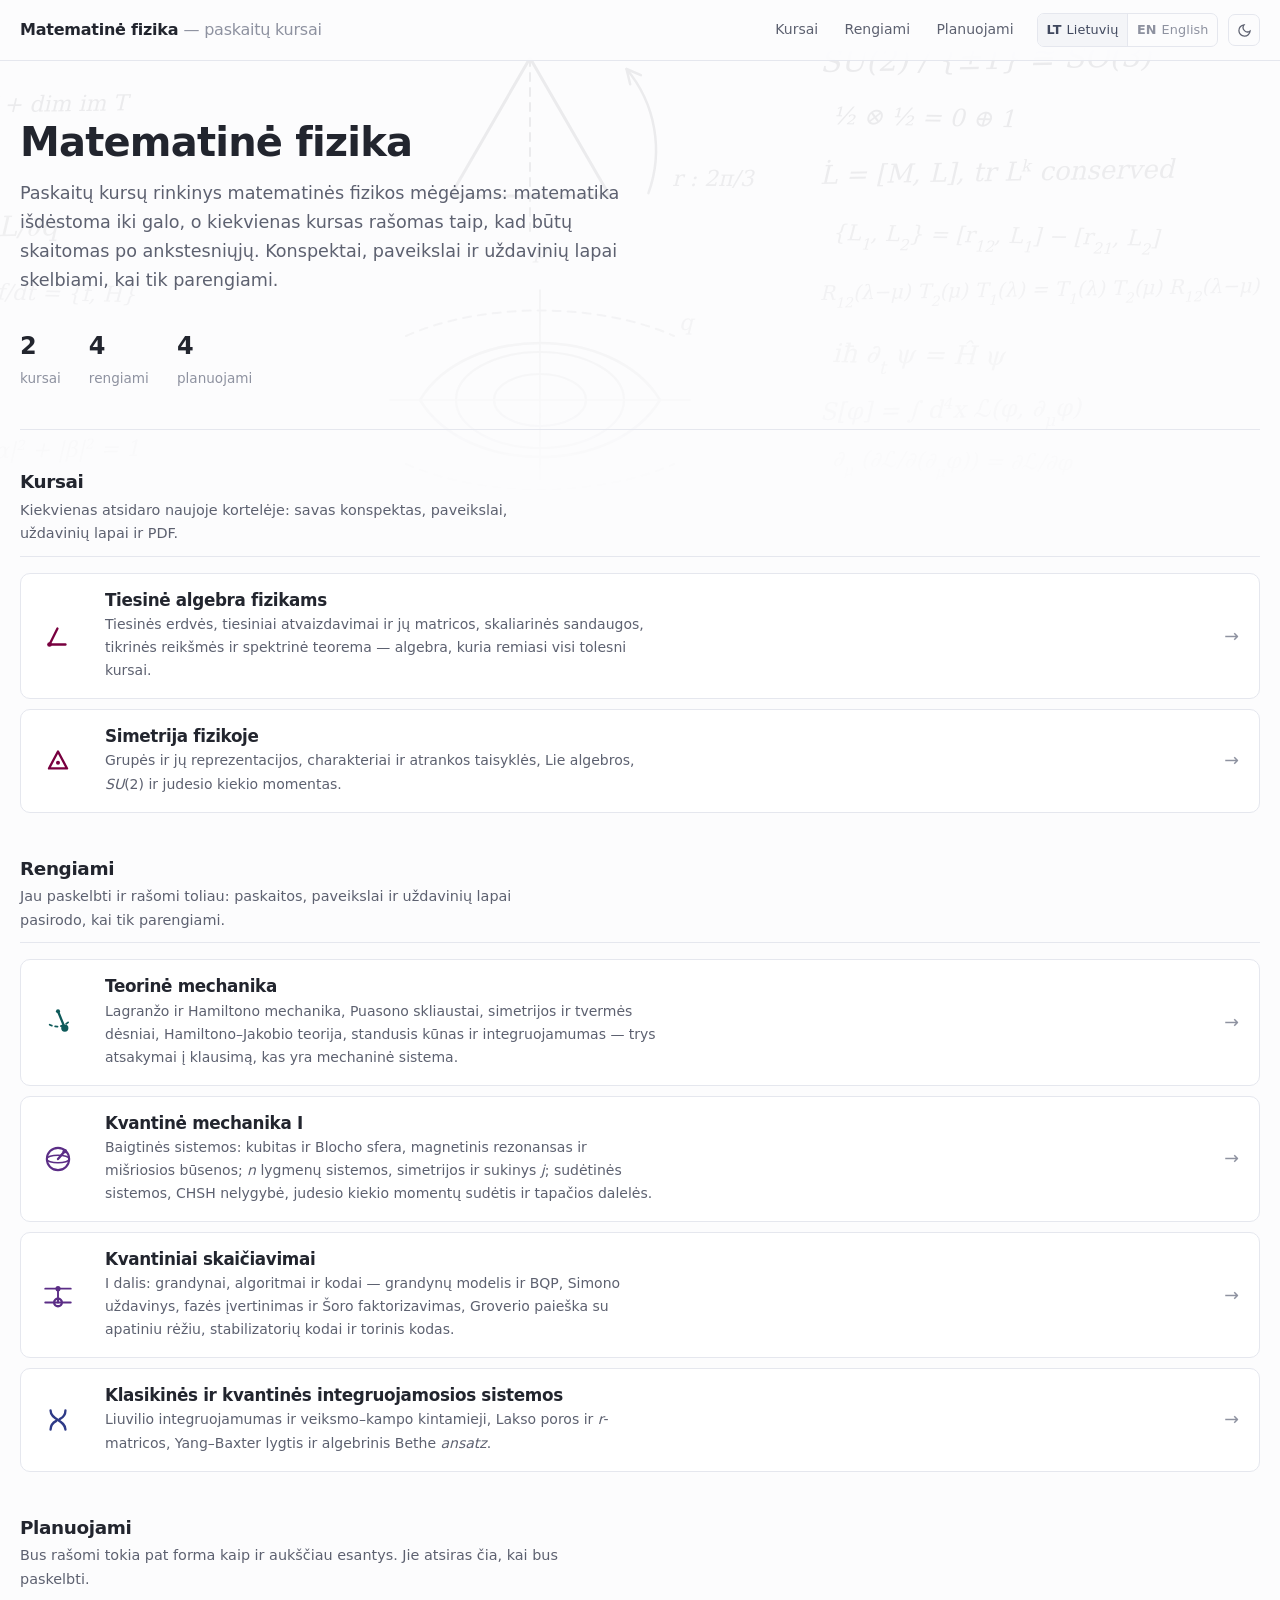
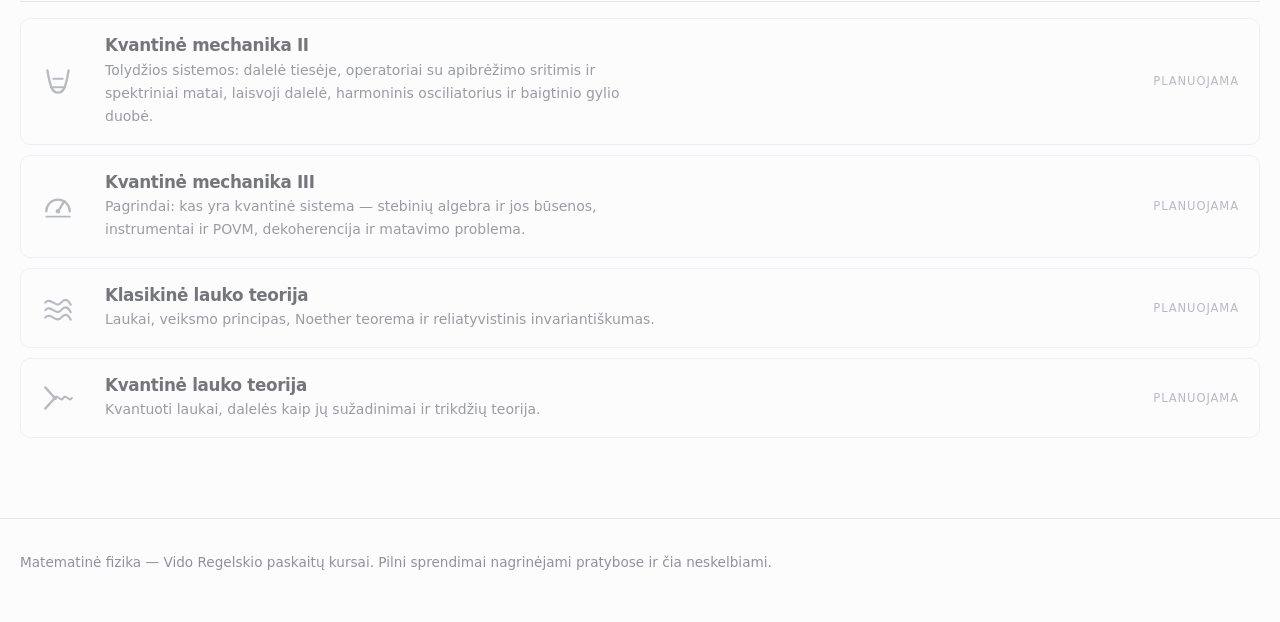
<file: index.html>
<!doctype html>
<html lang="lt">
<head>
<meta charset="utf-8" />
<meta name="viewport" content="width=device-width, initial-scale=1" />
<title>Matematinė fizika</title>
<meta name="description" content="Matematinės fizikos paskaitų kursai: tiesinė algebra ir simetrija fizikoje; rengiami teorinė mechanika, kvantinė mechanika, kvantiniai skaičiavimai ir integruojamosios sistemos; planuojama daugiau." />
<link rel="canonical" href="https://vu-ff.github.io/" />
<link rel="alternate" hreflang="lt" href="https://vu-ff.github.io/" />
<link rel="alternate" hreflang="en" href="https://vu-ff.github.io/en/" />
<link rel="alternate" hreflang="x-default" href="https://vu-ff.github.io/" />
<link rel="icon" href="/favicon.svg" />
<link rel="stylesheet" href="/styles.css" />
<script>
  // Applied before first paint, so the page never flashes the wrong theme.
  // The key is shared with the other language: one reader, one choice.
  (function () {
    try {
      var t = localStorage.getItem("mphys-theme");
      if (t) document.documentElement.setAttribute("data-theme", t);
    } catch (e) {}
  })();
</script>
</head>
<body>

<!-- The page-top blackboard: decoration only, so hidden from assistive
     technology and from print. -->
<div class="board" aria-hidden="true"><div class="board-ink"></div></div>
<script>
  // Fade the board out over the first 60% of a screen of scrolling.
  (function () {
    var board = document.querySelector(".board"), frame = 0;
    if (!board) return;
    function update() {
      frame = 0;
      board.style.opacity = String(Math.max(0, 1 - window.scrollY / (window.innerHeight * 0.6)));
    }
    window.addEventListener("scroll", function () {
      if (!frame) frame = requestAnimationFrame(update);
    }, { passive: true });
    update();
  })();
</script>

<a class="skip-link" href="#main">Pereiti prie kursų</a>

<header class="site-header">
  <div class="wrap bar">
    <a class="brand" href="/">Matematinė fizika <span>— paskaitų kursai</span></a>
    <nav class="site-nav">
      <a href="#courses">Kursai</a>
      <a href="#drafting">Rengiami</a>
      <a href="#planned">Planuojami</a>
      <div class="lang-switch" role="group" aria-label="Kalba">
        <a href="/" hreflang="lt" lang="lt" aria-current="true">LT<span class="lang-full">Lietuvių</span></a>
        <a href="/en/" hreflang="en" lang="en">EN<span class="lang-full">English</span></a>
      </div>
      <button class="theme-toggle" type="button" data-theme-toggle aria-label="Perjungti šviesią ir tamsią temą">
        <svg width="15" height="15" viewBox="0 0 24 24" fill="none" stroke="currentColor"
             stroke-width="2" aria-hidden="true">
          <path d="M21 12.79A9 9 0 1 1 11.21 3 7 7 0 0 0 21 12.79z" />
        </svg>
      </button>
    </nav>
  </div>
</header>

<main class="wrap" id="main">

  <section class="hero">
    <h1>Matematinė fizika</h1>
    <p class="lede">Paskaitų kursų rinkinys matematinės fizikos mėgėjams: matematika išdėstoma iki galo, o kiekvienas kursas rašomas taip, kad būtų skaitomas po ankstesniųjų. Konspektai, paveikslai ir uždavinių lapai skelbiami, kai tik parengiami.</p>
    <div class="meta">
      <div><b>2</b> kursai</div>
      <div><b>4</b> rengiami</div>
      <div><b>4</b> planuojami</div>
    </div>
  </section>

  <section class="shelf" id="courses">
    <header class="shelf-head">
      <h2>Kursai</h2>
      <p>Kiekvienas atsidaro naujoje kortelėje: savas konspektas, paveikslai, uždavinių lapai ir PDF.</p>
    </header>
    <ul class="course-list">

      <li><a class="course-card" style="--card-accent: var(--c-linalg)"
             href="https://vu-ff.github.io/linalg/" target="_blank" rel="noopener">
        <svg class="course-glyph" width="34" height="34" viewBox="0 0 32 32" aria-hidden="true"
             fill="none" stroke="currentColor" stroke-width="2.2" stroke-linecap="round" stroke-linejoin="round">
          <path d="M8 24 L23 24" /><path d="M8 24 L15.5 9" />
          <circle cx="8" cy="24" r="2.2" fill="currentColor" stroke="none" />
        </svg>
        <div class="course-body">
          <h3>Tiesinė algebra fizikams</h3>
          <p>Tiesinės erdvės, tiesiniai atvaizdavimai ir jų matricos, skaliarinės sandaugos, tikrinės reikšmės ir spektrinė teorema — algebra, kuria remiasi visi tolesni kursai.</p>
        </div>
        <div class="course-go" aria-hidden="true">→</div>
      </a></li>

      <li><a class="course-card" style="--card-accent: var(--c-symmetries)"
             href="https://vu-ff.github.io/symmetries/" target="_blank" rel="noopener">
        <svg class="course-glyph" width="34" height="34" viewBox="0 0 32 32" aria-hidden="true"
             fill="none" stroke="currentColor" stroke-width="2.2" stroke-linecap="round" stroke-linejoin="round">
          <path d="M16 7 L24.5 23 L7.5 23 Z" />
          <circle cx="16" cy="17.7" r="1.9" fill="currentColor" stroke="none" />
        </svg>
        <div class="course-body">
          <h3>Simetrija fizikoje</h3>
          <p>Grupės ir jų reprezentacijos, charakteriai ir atrankos taisyklės, Lie algebros, <i>SU</i>(2) ir judesio kiekio momentas.</p>
        </div>
        <div class="course-go" aria-hidden="true">→</div>
      </a></li>

    </ul>
  </section>

  <section class="shelf" id="drafting">
    <header class="shelf-head">
      <h2>Rengiami</h2>
      <p>Jau paskelbti ir rašomi toliau: paskaitos, paveikslai ir uždavinių lapai pasirodo, kai tik parengiami.</p>
    </header>
    <ul class="course-list">

      <li><a class="course-card" style="--card-accent: var(--c-mechanics)"
             href="https://vu-ff.github.io/mechanics/" target="_blank" rel="noopener">
        <svg class="course-glyph" width="34" height="34" viewBox="0 0 32 32" aria-hidden="true"
             fill="none" stroke="currentColor" stroke-width="2.2" stroke-linecap="round" stroke-linejoin="round">
          <path d="M16 5 L21.8 19.2" />
          <circle cx="16" cy="5" r="1.9" fill="currentColor" stroke="none" />
          <circle cx="22.4" cy="20.8" r="3.4" fill="currentColor" stroke="none" />
          <path d="M8.2 17.6 A 15.4 15.4 0 0 0 26.4 14.6" stroke-width="1.7" stroke-dasharray="2.2 3.2" />
        </svg>
        <div class="course-body">
          <h3>Teorinė mechanika</h3>
          <p>Lagranžo ir Hamiltono mechanika, Puasono skliaustai, simetrijos ir tvermės dėsniai, Hamiltono–Jakobio teorija, standusis kūnas ir integruojamumas — trys atsakymai į klausimą, kas yra mechaninė sistema.</p>
        </div>
        <div class="course-go" aria-hidden="true">→</div>
      </a></li>

      <li><a class="course-card" style="--card-accent: var(--c-quantum)"
             href="https://vu-ff.github.io/quantum/" target="_blank" rel="noopener">
        <svg class="course-glyph" width="34" height="34" viewBox="0 0 32 32" aria-hidden="true"
             fill="none" stroke="currentColor" stroke-width="2.2" stroke-linecap="round" stroke-linejoin="round">
          <circle cx="16" cy="16" r="10.5" stroke-width="2" />
          <ellipse cx="16" cy="16" rx="10.5" ry="3.6" stroke-width="1.4" />
          <path d="M16 16 L22.4 8.6" />
          <circle cx="22.4" cy="8.6" r="2.1" fill="currentColor" stroke="none" />
        </svg>
        <div class="course-body">
          <h3>Kvantinė mechanika I</h3>
          <p>Baigtinės sistemos: kubitas ir Blocho sfera, magnetinis rezonansas ir mišriosios būsenos; <i>n</i> lygmenų sistemos, simetrijos ir sukinys <i>j</i>; sudėtinės sistemos, CHSH nelygybė, judesio kiekio momentų sudėtis ir tapačios dalelės.</p>
        </div>
        <div class="course-go" aria-hidden="true">→</div>
      </a></li>

      <li><a class="course-card" style="--card-accent: var(--c-computing)"
             href="https://vu-ff.github.io/computing/" target="_blank" rel="noopener">
        <svg class="course-glyph" width="34" height="34" viewBox="0 0 32 32" aria-hidden="true"
             fill="none" stroke="currentColor" stroke-width="2.2" stroke-linecap="round" stroke-linejoin="round">
          <path d="M4 10 L28 10" stroke-width="1.8" /><path d="M4 23 L28 23" stroke-width="1.8" />
          <path d="M16 10 L16 23" stroke-width="1.8" />
          <circle cx="16" cy="10" r="2.4" fill="currentColor" stroke="none" />
          <circle cx="16" cy="23" r="3.6" />
        </svg>
        <div class="course-body">
          <h3>Kvantiniai skaičiavimai</h3>
          <p>I dalis: grandynai, algoritmai ir kodai — grandynų modelis ir BQP, Simono uždavinys, fazės įvertinimas ir Šoro faktorizavimas, Groverio paieška su apatiniu rėžiu, stabilizatorių kodai ir torinis kodas.</p>
        </div>
        <div class="course-go" aria-hidden="true">→</div>
      </a></li>

      <li><a class="course-card" style="--card-accent: var(--c-integrability)"
             href="https://vu-ff.github.io/integrability/" target="_blank" rel="noopener">
        <svg class="course-glyph" width="34" height="34" viewBox="0 0 32 32" aria-hidden="true"
             fill="none" stroke="currentColor" stroke-width="2.2" stroke-linecap="round" stroke-linejoin="round">
          <path d="M9 7 C 9 16, 23 16, 23 25" />
          <path d="M23 7 C 23 12, 19.5 14.2, 17.6 15.2" />
          <path d="M14.4 16.8 C 12.5 17.8, 9 20, 9 25" />
        </svg>
        <div class="course-body">
          <h3>Klasikinės ir kvantinės integruojamosios sistemos</h3>
          <p>Liuvilio integruojamumas ir veiksmo–kampo kintamieji, Lakso poros ir <i>r</i>-matricos, Yang–Baxter lygtis ir algebrinis Bethe <i>ansatz</i>.</p>
        </div>
        <div class="course-go" aria-hidden="true">→</div>
      </a></li>

    </ul>
  </section>

  <section class="shelf" id="planned">
    <header class="shelf-head">
      <h2>Planuojami</h2>
      <p>Bus rašomi tokia pat forma kaip ir aukščiau esantys. Jie atsiras čia, kai bus paskelbti.</p>
    </header>
    <ul class="course-list">

      <li><div class="course-card is-planned">
        <svg class="course-glyph" width="34" height="34" viewBox="0 0 32 32" aria-hidden="true"
             fill="none" stroke="currentColor" stroke-width="2.2" stroke-linecap="round" stroke-linejoin="round">
          <path d="M6 5 C 8.5 20, 10.5 26, 16 26 C 21.5 26, 23.5 20, 26 5" />
          <path d="M11.6 13 L20.4 13" stroke-width="1.9" />
          <path d="M9.3 21 L22.7 21" stroke-width="1.9" />
        </svg>
        <div class="course-body">
          <h3>Kvantinė mechanika II</h3>
          <p>Tolydžios sistemos: dalelė tiesėje, operatoriai su apibrėžimo sritimis ir spektriniai matai, laisvoji dalelė, harmoninis osciliatorius ir baigtinio gylio duobė.</p>
        </div>
        <div class="course-go">Planuojama</div>
      </div></li>

      <li><div class="course-card is-planned">
        <svg class="course-glyph" width="34" height="34" viewBox="0 0 32 32" aria-hidden="true"
             fill="none" stroke="currentColor" stroke-width="2.2" stroke-linecap="round" stroke-linejoin="round">
          <path d="M5 21 A 11 11 0 0 1 27 21" />
          <path d="M16 21 L22 11.5" />
          <circle cx="16" cy="21" r="2.1" fill="currentColor" stroke="none" />
          <path d="M5 26 L27 26" stroke-width="1.8" />
        </svg>
        <div class="course-body">
          <h3>Kvantinė mechanika III</h3>
          <p>Pagrindai: kas yra kvantinė sistema — stebinių algebra ir jos būsenos, instrumentai ir POVM, dekoherencija ir matavimo problema.</p>
        </div>
        <div class="course-go">Planuojama</div>
      </div></li>

      <li><div class="course-card is-planned">
        <svg class="course-glyph" width="34" height="34" viewBox="0 0 32 32" aria-hidden="true"
             fill="none" stroke="currentColor" stroke-width="2" stroke-linecap="round" stroke-linejoin="round">
          <path d="M4 11 C 9 5, 14 17, 19 11 C 24 5, 27 11, 28 13" />
          <path d="M4 18 C 9 12, 14 24, 19 18 C 24 12, 27 18, 28 20" />
          <path d="M4 25 C 9 19, 14 31, 19 25 C 24 19, 27 25, 28 27" />
        </svg>
        <div class="course-body">
          <h3>Klasikinė lauko teorija</h3>
          <p>Laukai, veiksmo principas, Noether teorema ir reliatyvistinis invariantiškumas.</p>
        </div>
        <div class="course-go">Planuojama</div>
      </div></li>

      <li><div class="course-card is-planned">
        <svg class="course-glyph" width="34" height="34" viewBox="0 0 32 32" aria-hidden="true"
             fill="none" stroke="currentColor" stroke-width="2.2" stroke-linecap="round" stroke-linejoin="round">
          <path d="M4 6 L13 16" /><path d="M4 26 L13 16" />
          <path d="M13 16 C 15.5 11.5, 18.5 20.5, 21 16 C 23.5 11.5, 26.5 20.5, 29 16" stroke-width="1.9" />
          <circle cx="13" cy="16" r="2.1" fill="currentColor" stroke="none" />
        </svg>
        <div class="course-body">
          <h3>Kvantinė lauko teorija</h3>
          <p>Kvantuoti laukai, dalelės kaip jų sužadinimai ir trikdžių teorija.</p>
        </div>
        <div class="course-go">Planuojama</div>
      </div></li>

    </ul>
  </section>

</main>

<footer class="site-footer">
  <div class="wrap">
    <p>Matematinė fizika — Vido Regelskio paskaitų kursai. Pilni sprendimai nagrinėjami pratybose ir čia neskelbiami.</p>
  </div>
</footer>

<script>
  document.querySelector("[data-theme-toggle]")?.addEventListener("click", function () {
    var root = document.documentElement;
    var current = root.getAttribute("data-theme");
    if (!current) {
      current = window.matchMedia("(prefers-color-scheme: dark)").matches ? "dark" : "light";
    }
    var next = current === "dark" ? "light" : "dark";
    root.setAttribute("data-theme", next);
    try { localStorage.setItem("mphys-theme", next); } catch (e) {}
  });
</script>

</body>
</html>
</file>
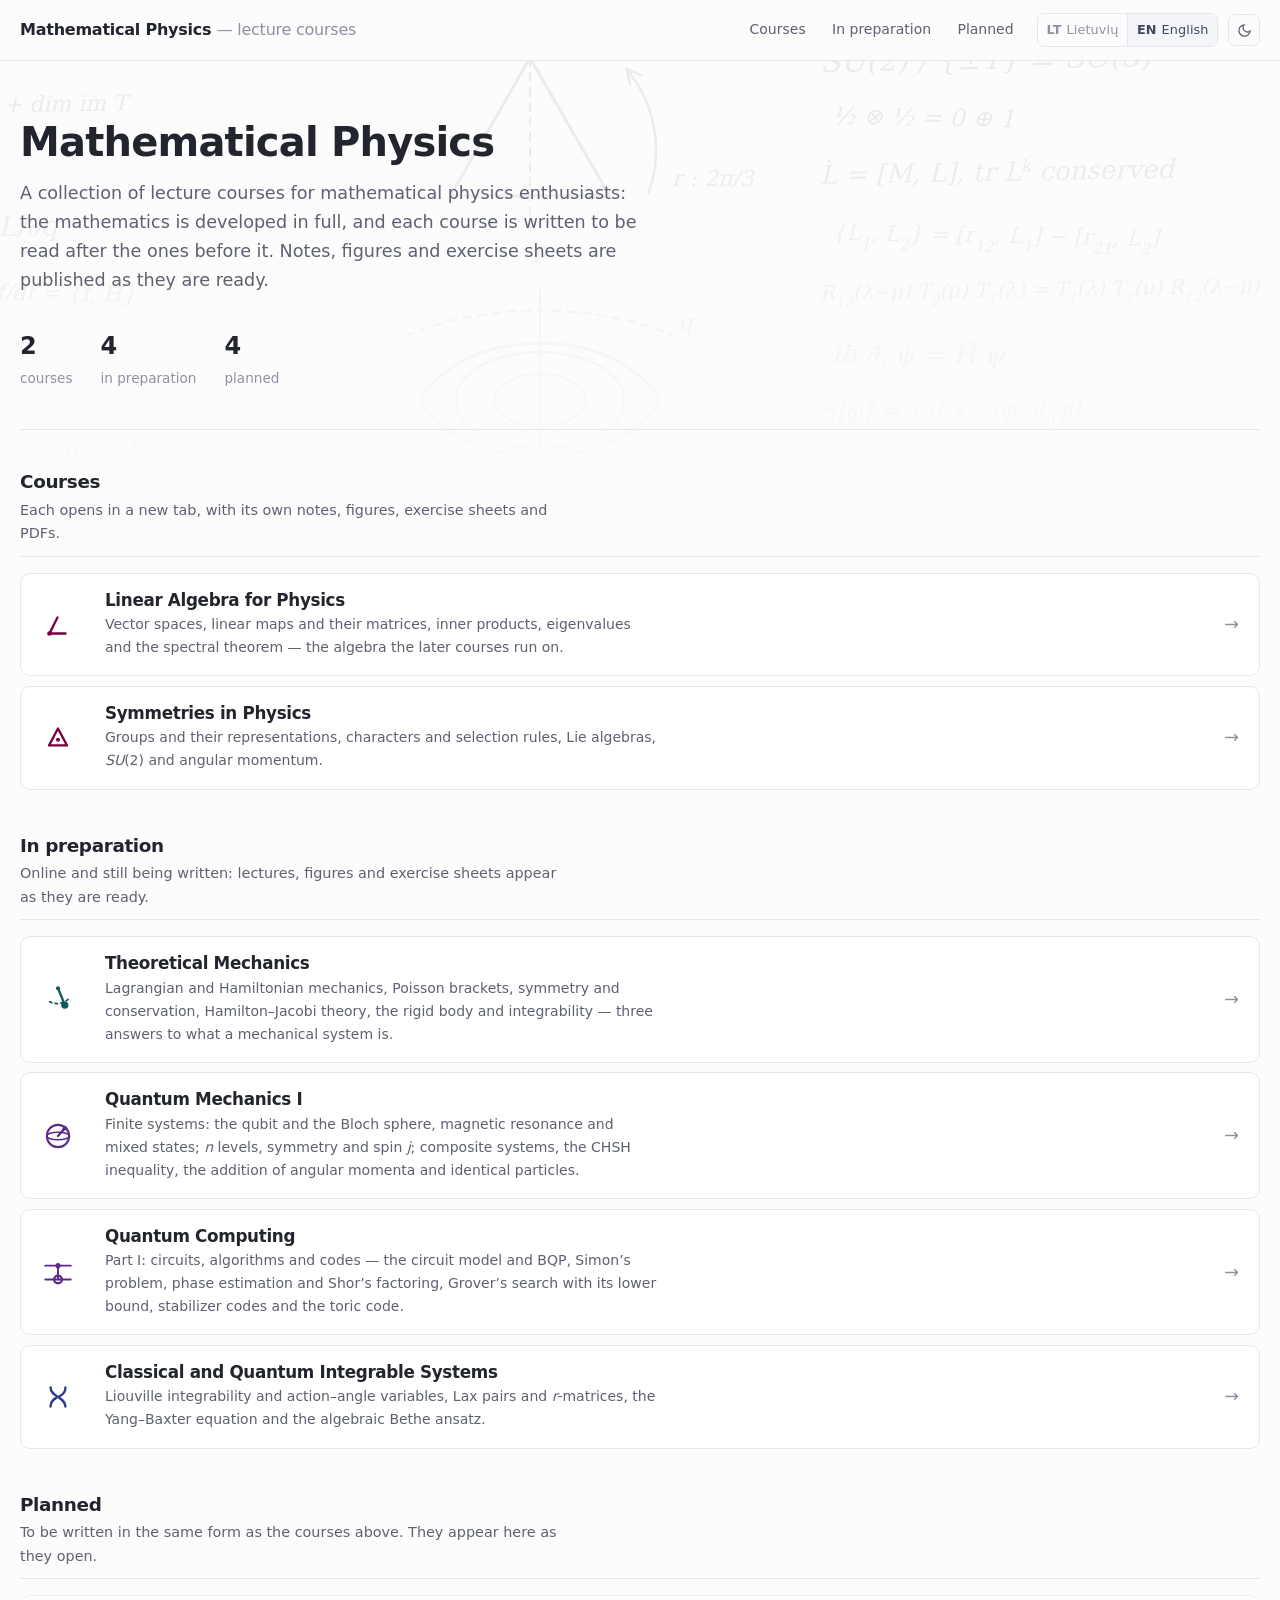
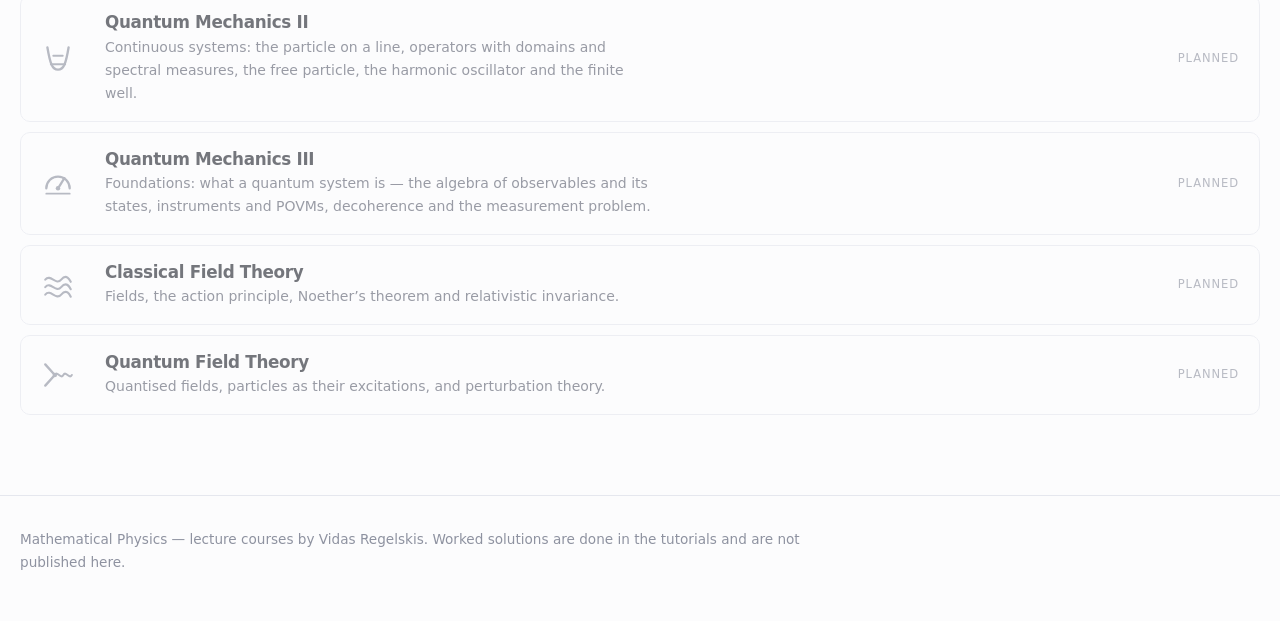
<file: en/index.html>
<!doctype html>
<html lang="en">
<head>
<meta charset="utf-8" />
<meta name="viewport" content="width=device-width, initial-scale=1" />
<title>Mathematical Physics</title>
<meta name="description" content="Lecture courses in mathematical physics: linear algebra and symmetries; theoretical mechanics, quantum mechanics, quantum computing and integrable systems in preparation; more planned." />
<link rel="canonical" href="https://vu-ff.github.io/en/" />
<link rel="alternate" hreflang="lt" href="https://vu-ff.github.io/" />
<link rel="alternate" hreflang="en" href="https://vu-ff.github.io/en/" />
<link rel="alternate" hreflang="x-default" href="https://vu-ff.github.io/" />
<link rel="icon" href="/favicon.svg" />
<link rel="stylesheet" href="/styles.css" />
<script>
  // Applied before first paint, so the page never flashes the wrong theme.
  // The key is shared with the other language: one reader, one choice.
  (function () {
    try {
      var t = localStorage.getItem("mphys-theme");
      if (t) document.documentElement.setAttribute("data-theme", t);
    } catch (e) {}
  })();
</script>
</head>
<body>

<!-- The page-top blackboard: decoration only, so hidden from assistive
     technology and from print. -->
<div class="board" aria-hidden="true"><div class="board-ink"></div></div>
<script>
  // Fade the board out over the first 60% of a screen of scrolling.
  (function () {
    var board = document.querySelector(".board"), frame = 0;
    if (!board) return;
    function update() {
      frame = 0;
      board.style.opacity = String(Math.max(0, 1 - window.scrollY / (window.innerHeight * 0.6)));
    }
    window.addEventListener("scroll", function () {
      if (!frame) frame = requestAnimationFrame(update);
    }, { passive: true });
    update();
  })();
</script>

<a class="skip-link" href="#main">Skip to the courses</a>

<header class="site-header">
  <div class="wrap bar">
    <a class="brand" href="/en/">Mathematical Physics <span>— lecture courses</span></a>
    <nav class="site-nav">
      <a href="#courses">Courses</a>
      <a href="#drafting">In preparation</a>
      <a href="#planned">Planned</a>
      <div class="lang-switch" role="group" aria-label="Language">
        <a href="/" hreflang="lt" lang="lt">LT<span class="lang-full">Lietuvių</span></a>
        <a href="/en/" hreflang="en" lang="en" aria-current="true">EN<span class="lang-full">English</span></a>
      </div>
      <button class="theme-toggle" type="button" data-theme-toggle aria-label="Switch between light and dark">
        <svg width="15" height="15" viewBox="0 0 24 24" fill="none" stroke="currentColor"
             stroke-width="2" aria-hidden="true">
          <path d="M21 12.79A9 9 0 1 1 11.21 3 7 7 0 0 0 21 12.79z" />
        </svg>
      </button>
    </nav>
  </div>
</header>

<main class="wrap" id="main">

  <section class="hero">
    <h1>Mathematical Physics</h1>
    <p class="lede">A collection of lecture courses for mathematical physics enthusiasts: the mathematics is developed in full, and each course is written to be read after the ones before it. Notes, figures and exercise sheets are published as they are ready.</p>
    <div class="meta">
      <div><b>2</b> courses</div>
      <div><b>4</b> in preparation</div>
      <div><b>4</b> planned</div>
    </div>
  </section>

  <section class="shelf" id="courses">
    <header class="shelf-head">
      <h2>Courses</h2>
      <p>Each opens in a new tab, with its own notes, figures, exercise sheets and PDFs.</p>
    </header>
    <ul class="course-list">

      <li><a class="course-card" style="--card-accent: var(--c-linalg)"
             href="https://vu-ff.github.io/linalg/" target="_blank" rel="noopener">
        <svg class="course-glyph" width="34" height="34" viewBox="0 0 32 32" aria-hidden="true"
             fill="none" stroke="currentColor" stroke-width="2.2" stroke-linecap="round" stroke-linejoin="round">
          <path d="M8 24 L23 24" /><path d="M8 24 L15.5 9" />
          <circle cx="8" cy="24" r="2.2" fill="currentColor" stroke="none" />
        </svg>
        <div class="course-body">
          <h3>Linear Algebra for Physics</h3>
          <p>Vector spaces, linear maps and their matrices, inner products, eigenvalues and the spectral theorem — the algebra the later courses run on.</p>
        </div>
        <div class="course-go" aria-hidden="true">→</div>
      </a></li>

      <li><a class="course-card" style="--card-accent: var(--c-symmetries)"
             href="https://vu-ff.github.io/symmetries/" target="_blank" rel="noopener">
        <svg class="course-glyph" width="34" height="34" viewBox="0 0 32 32" aria-hidden="true"
             fill="none" stroke="currentColor" stroke-width="2.2" stroke-linecap="round" stroke-linejoin="round">
          <path d="M16 7 L24.5 23 L7.5 23 Z" />
          <circle cx="16" cy="17.7" r="1.9" fill="currentColor" stroke="none" />
        </svg>
        <div class="course-body">
          <h3>Symmetries in Physics</h3>
          <p>Groups and their representations, characters and selection rules, Lie algebras, <i>SU</i>(2) and angular momentum.</p>
        </div>
        <div class="course-go" aria-hidden="true">→</div>
      </a></li>

    </ul>
  </section>

  <section class="shelf" id="drafting">
    <header class="shelf-head">
      <h2>In preparation</h2>
      <p>Online and still being written: lectures, figures and exercise sheets appear as they are ready.</p>
    </header>
    <ul class="course-list">

      <li><a class="course-card" style="--card-accent: var(--c-mechanics)"
             href="https://vu-ff.github.io/mechanics/" target="_blank" rel="noopener">
        <svg class="course-glyph" width="34" height="34" viewBox="0 0 32 32" aria-hidden="true"
             fill="none" stroke="currentColor" stroke-width="2.2" stroke-linecap="round" stroke-linejoin="round">
          <path d="M16 5 L21.8 19.2" />
          <circle cx="16" cy="5" r="1.9" fill="currentColor" stroke="none" />
          <circle cx="22.4" cy="20.8" r="3.4" fill="currentColor" stroke="none" />
          <path d="M8.2 17.6 A 15.4 15.4 0 0 0 26.4 14.6" stroke-width="1.7" stroke-dasharray="2.2 3.2" />
        </svg>
        <div class="course-body">
          <h3>Theoretical Mechanics</h3>
          <p>Lagrangian and Hamiltonian mechanics, Poisson brackets, symmetry and conservation, Hamilton–Jacobi theory, the rigid body and integrability — three answers to what a mechanical system is.</p>
        </div>
        <div class="course-go" aria-hidden="true">→</div>
      </a></li>

      <li><a class="course-card" style="--card-accent: var(--c-quantum)"
             href="https://vu-ff.github.io/quantum/" target="_blank" rel="noopener">
        <svg class="course-glyph" width="34" height="34" viewBox="0 0 32 32" aria-hidden="true"
             fill="none" stroke="currentColor" stroke-width="2.2" stroke-linecap="round" stroke-linejoin="round">
          <circle cx="16" cy="16" r="10.5" stroke-width="2" />
          <ellipse cx="16" cy="16" rx="10.5" ry="3.6" stroke-width="1.4" />
          <path d="M16 16 L22.4 8.6" />
          <circle cx="22.4" cy="8.6" r="2.1" fill="currentColor" stroke="none" />
        </svg>
        <div class="course-body">
          <h3>Quantum Mechanics I</h3>
          <p>Finite systems: the qubit and the Bloch sphere, magnetic resonance and mixed states; <i>n</i> levels, symmetry and spin <i>j</i>; composite systems, the CHSH inequality, the addition of angular momenta and identical particles.</p>
        </div>
        <div class="course-go" aria-hidden="true">→</div>
      </a></li>

      <li><a class="course-card" style="--card-accent: var(--c-computing)"
             href="https://vu-ff.github.io/computing/" target="_blank" rel="noopener">
        <svg class="course-glyph" width="34" height="34" viewBox="0 0 32 32" aria-hidden="true"
             fill="none" stroke="currentColor" stroke-width="2.2" stroke-linecap="round" stroke-linejoin="round">
          <path d="M4 10 L28 10" stroke-width="1.8" /><path d="M4 23 L28 23" stroke-width="1.8" />
          <path d="M16 10 L16 23" stroke-width="1.8" />
          <circle cx="16" cy="10" r="2.4" fill="currentColor" stroke="none" />
          <circle cx="16" cy="23" r="3.6" />
        </svg>
        <div class="course-body">
          <h3>Quantum Computing</h3>
          <p>Part I: circuits, algorithms and codes — the circuit model and BQP, Simon’s problem, phase estimation and Shor’s factoring, Grover’s search with its lower bound, stabilizer codes and the toric code.</p>
        </div>
        <div class="course-go" aria-hidden="true">→</div>
      </a></li>

      <li><a class="course-card" style="--card-accent: var(--c-integrability)"
             href="https://vu-ff.github.io/integrability/" target="_blank" rel="noopener">
        <svg class="course-glyph" width="34" height="34" viewBox="0 0 32 32" aria-hidden="true"
             fill="none" stroke="currentColor" stroke-width="2.2" stroke-linecap="round" stroke-linejoin="round">
          <path d="M9 7 C 9 16, 23 16, 23 25" />
          <path d="M23 7 C 23 12, 19.5 14.2, 17.6 15.2" />
          <path d="M14.4 16.8 C 12.5 17.8, 9 20, 9 25" />
        </svg>
        <div class="course-body">
          <h3>Classical and Quantum Integrable Systems</h3>
          <p>Liouville integrability and action–angle variables, Lax pairs and <i>r</i>-matrices, the Yang–Baxter equation and the algebraic Bethe ansatz.</p>
        </div>
        <div class="course-go" aria-hidden="true">→</div>
      </a></li>

    </ul>
  </section>

  <section class="shelf" id="planned">
    <header class="shelf-head">
      <h2>Planned</h2>
      <p>To be written in the same form as the courses above. They appear here as they open.</p>
    </header>
    <ul class="course-list">

      <li><div class="course-card is-planned">
        <svg class="course-glyph" width="34" height="34" viewBox="0 0 32 32" aria-hidden="true"
             fill="none" stroke="currentColor" stroke-width="2.2" stroke-linecap="round" stroke-linejoin="round">
          <path d="M6 5 C 8.5 20, 10.5 26, 16 26 C 21.5 26, 23.5 20, 26 5" />
          <path d="M11.6 13 L20.4 13" stroke-width="1.9" />
          <path d="M9.3 21 L22.7 21" stroke-width="1.9" />
        </svg>
        <div class="course-body">
          <h3>Quantum Mechanics II</h3>
          <p>Continuous systems: the particle on a line, operators with domains and spectral measures, the free particle, the harmonic oscillator and the finite well.</p>
        </div>
        <div class="course-go">Planned</div>
      </div></li>

      <li><div class="course-card is-planned">
        <svg class="course-glyph" width="34" height="34" viewBox="0 0 32 32" aria-hidden="true"
             fill="none" stroke="currentColor" stroke-width="2.2" stroke-linecap="round" stroke-linejoin="round">
          <path d="M5 21 A 11 11 0 0 1 27 21" />
          <path d="M16 21 L22 11.5" />
          <circle cx="16" cy="21" r="2.1" fill="currentColor" stroke="none" />
          <path d="M5 26 L27 26" stroke-width="1.8" />
        </svg>
        <div class="course-body">
          <h3>Quantum Mechanics III</h3>
          <p>Foundations: what a quantum system is — the algebra of observables and its states, instruments and POVMs, decoherence and the measurement problem.</p>
        </div>
        <div class="course-go">Planned</div>
      </div></li>

      <li><div class="course-card is-planned">
        <svg class="course-glyph" width="34" height="34" viewBox="0 0 32 32" aria-hidden="true"
             fill="none" stroke="currentColor" stroke-width="2" stroke-linecap="round" stroke-linejoin="round">
          <path d="M4 11 C 9 5, 14 17, 19 11 C 24 5, 27 11, 28 13" />
          <path d="M4 18 C 9 12, 14 24, 19 18 C 24 12, 27 18, 28 20" />
          <path d="M4 25 C 9 19, 14 31, 19 25 C 24 19, 27 25, 28 27" />
        </svg>
        <div class="course-body">
          <h3>Classical Field Theory</h3>
          <p>Fields, the action principle, Noether’s theorem and relativistic invariance.</p>
        </div>
        <div class="course-go">Planned</div>
      </div></li>

      <li><div class="course-card is-planned">
        <svg class="course-glyph" width="34" height="34" viewBox="0 0 32 32" aria-hidden="true"
             fill="none" stroke="currentColor" stroke-width="2.2" stroke-linecap="round" stroke-linejoin="round">
          <path d="M4 6 L13 16" /><path d="M4 26 L13 16" />
          <path d="M13 16 C 15.5 11.5, 18.5 20.5, 21 16 C 23.5 11.5, 26.5 20.5, 29 16" stroke-width="1.9" />
          <circle cx="13" cy="16" r="2.1" fill="currentColor" stroke="none" />
        </svg>
        <div class="course-body">
          <h3>Quantum Field Theory</h3>
          <p>Quantised fields, particles as their excitations, and perturbation theory.</p>
        </div>
        <div class="course-go">Planned</div>
      </div></li>

    </ul>
  </section>

</main>

<footer class="site-footer">
  <div class="wrap">
    <p>Mathematical Physics — lecture courses by Vidas Regelskis. Worked solutions are done in the tutorials and are not published here.</p>
  </div>
</footer>

<script>
  document.querySelector("[data-theme-toggle]")?.addEventListener("click", function () {
    var root = document.documentElement;
    var current = root.getAttribute("data-theme");
    if (!current) {
      current = window.matchMedia("(prefers-color-scheme: dark)").matches ? "dark" : "light";
    }
    var next = current === "dark" ? "light" : "dark";
    root.setAttribute("data-theme", next);
    try { localStorage.setItem("mphys-theme", next); } catch (e) {}
  });
</script>

</body>
</html>
</file>
<file: styles.css>
/* =====================================================================
   Mathematical Physics — the hub's design system.

   Lifted from the three course platforms (integrability/platform/src/
   styles/global.css and its two siblings, 2026-09-21) and cut down to what
   one page needs: the tokens, the header, the blackboard, one card and the
   footer. Nothing about lecture notes, KaTeX or search is carried over.

   The courses each wear their own accent — burgundy #78003f for Linear
   Algebra and Symmetries, indigo #2e3a87 for Integrability. The hub wears
   none of them: it is slate on the siblings' cool greys, and each card
   carries its course's colour as its own mark and hover. The shelf should
   not compete with the books on it.
   ===================================================================== */

:root {
  /* The hub's own accent: a slate that belongs to no course. */
  --slate:      #40485e;
  --slate-dark: #2b3142;

  /* Per-course accents, verbatim from each course's lecturestyle.sty. */
  --c-linalg:        #78003f;
  --c-symmetries:    #78003f;
  --c-integrability: #2e3a87;
  --c-mechanics:     #0e5a5a;
  --c-computing:     #5b2d86;
  --c-quantum:       #5b2d86;

  /* Light theme — the cool neutral scale of the integrability site. */
  --bg:          #fcfcfd;
  --bg-raised:   #ffffff;
  --bg-sunken:   #f4f5f8;
  --text:        #1b1d24;
  --text-muted:  #5d6170;
  --text-faint:  #8e92a0;
  --rule:        #e5e7ee;
  --rule-strong: #cfd3de;
  --accent:      var(--slate);
  --accent-text: var(--slate);
  --heading:     #22252e;

  /* The printed notes are set in XCharter, an extended Charter. */
  --font-prose: "Charter", "Bitstream Charter", "Sitka Text", Cambria, Georgia, serif;
  --font-ui: ui-sans-serif, system-ui, -apple-system, "Segoe UI", Inter, sans-serif;

  --measure: 52rem;
  --radius: 10px;
  --shadow: 0 1px 2px rgb(20 24 50 / 0.04), 0 4px 16px rgb(20 24 50 / 0.05);
}

/* Dark theme. Burgundy and indigo are both far too dark to carry a mark on
   dark ground, so each is lifted to the tint its own course's dark theme
   already uses, rather than reused. */
@media (prefers-color-scheme: dark) {
  :root:not([data-theme="light"]) {
    --bg:          #121318;
    --bg-raised:   #1a1b22;
    --bg-sunken:   #0e0f13;
    --text:        #dfe1ea;
    --text-muted:  #a3a7b6;
    --text-faint:  #737888;
    --rule:        #272a33;
    --rule-strong: #3a3e4a;
    --accent:      #9aa3ba;
    --accent-text: #aeb6c9;
    --heading:     #e6e8f0;
    --c-linalg:        #d888a8;
    --c-symmetries:    #d888a8;
    --c-integrability: #8e9ae0;
    --c-mechanics:     #5fbfb8;
    --c-computing:     #b79be0;
    --c-quantum:       #b79be0;
    --shadow: 0 1px 2px rgb(0 0 0 / 0.35), 0 4px 16px rgb(0 0 0 / 0.28);
  }
}
:root[data-theme="dark"] {
  --bg:          #121318;  --bg-raised: #1a1b22;  --bg-sunken: #0e0f13;
  --text:        #dfe1ea;  --text-muted: #a3a7b6; --text-faint: #737888;
  --rule:        #272a33;  --rule-strong: #3a3e4a;
  --accent:      #9aa3ba;  --accent-text: #aeb6c9; --heading: #e6e8f0;
  --c-linalg:        #d888a8;
  --c-symmetries:    #d888a8;
  --c-integrability: #8e9ae0;
  --c-mechanics:     #5fbfb8;
  --c-computing:     #b79be0;
  --c-quantum:       #b79be0;
  --shadow: 0 1px 2px rgb(0 0 0 / 0.35), 0 4px 16px rgb(0 0 0 / 0.28);
}

*, *::before, *::after { box-sizing: border-box; }

html { -webkit-text-size-adjust: 100%; scroll-behavior: smooth; scroll-padding-top: 5rem; }
@media (prefers-reduced-motion: reduce) {
  html { scroll-behavior: auto; }
  *, *::before, *::after { animation-duration: .01ms !important; transition-duration: .01ms !important; }
}

body {
  margin: 0;
  background: var(--bg);
  color: var(--text);
  font-family: var(--font-ui);
  font-size: 17px;
  line-height: 1.65;
  -webkit-font-smoothing: antialiased;
  position: relative;
  isolation: isolate;
}

/* ---------- the blackboard ----------
   A faint board of formulas from across the collection behind the top of
   the page. The SVG is a MASK and the ink is a theme colour, so it follows
   light and dark without a second drawing. It fades downward, and fades
   again as the reader scrolls (the listener in index.html). */
.board {
  position: absolute; top: 0; left: 0; right: 0; height: 500px;
  z-index: -1; pointer-events: none; overflow: hidden;
  -webkit-mask-image: linear-gradient(to bottom, #000 0%, #000 30%, transparent 100%);
          mask-image: linear-gradient(to bottom, #000 0%, #000 30%, transparent 100%);
}
.board-ink {
  position: absolute; inset: 0;
  background: var(--board-ink); opacity: var(--board-opacity);
  -webkit-mask: url("blackboard.svg") top center / 1800px 500px repeat-x;
          mask: url("blackboard.svg") top center / 1800px 500px repeat-x;
}
:root { --board-ink: var(--heading); --board-opacity: .075; }
@media (prefers-color-scheme: dark) {
  :root:not([data-theme="light"]) { --board-opacity: .07; }
}
:root[data-theme="dark"] { --board-opacity: .07; }
@media (max-width: 40rem) {
  .board { height: 340px; }
  .board-ink { -webkit-mask-size: 1224px 340px; mask-size: 1224px 340px; }
}
@media print { .board { display: none; } }

/* ---------- layout ---------- */
.wrap { width: min(100% - 2.5rem, 80rem); margin-inline: auto; }

/* ---------- header ---------- */
.site-header {
  position: sticky; top: 0; z-index: 50;
  background: color-mix(in srgb, var(--bg) 88%, transparent);
  backdrop-filter: saturate(1.6) blur(10px);
  border-bottom: 1px solid var(--rule);
}
.site-header .bar { display: flex; align-items: center; gap: 1.25rem; height: 3.75rem; }
.brand { font-weight: 650; letter-spacing: -0.015em; color: var(--heading); text-decoration: none; font-size: 1rem; }
.brand span { color: var(--text-faint); font-weight: 450; }
.site-nav { margin-left: auto; display: flex; align-items: center; gap: .25rem; }
.site-nav a {
  color: var(--text-muted); text-decoration: none; font-size: .875rem;
  padding: .4rem .7rem; border-radius: 7px; font-weight: 500;
}
.site-nav a:hover { color: var(--text); background: var(--bg-sunken); }

/* The language switcher: a segmented control at the end of the navigation,
   carried over from the course sites so the two chromes match. The full name
   is what a reader looking for their language scans for, so it is the label
   on a wide header; the code alone carries it once the header runs out of
   room. */
.lang-switch {
  display: flex; align-items: center; margin-left: .5rem;
  border: 1px solid var(--rule); border-radius: 7px; overflow: hidden;
}
.site-nav .lang-switch a {
  display: flex; align-items: baseline; gap: .3rem;
  padding: .32rem .55rem; border-radius: 0; font-size: .8rem; font-weight: 550;
  color: var(--text-faint); letter-spacing: .01em;
}
.site-nav .lang-switch a + a { border-left: 1px solid var(--rule); }
.site-nav .lang-switch a:hover { color: var(--text); background: var(--bg-sunken); }
.site-nav .lang-switch a[aria-current="true"] {
  color: var(--accent-text); background: var(--bg-sunken); cursor: default;
}
.lang-switch .lang-full { font-weight: 500; }
@media (max-width: 62rem) {
  .lang-switch .lang-full { display: none; }
}

.theme-toggle {
  background: none; border: 1px solid var(--rule); color: var(--text-muted);
  width: 2rem; height: 2rem; border-radius: 7px; cursor: pointer;
  display: grid; place-items: center; padding: 0; margin-left: .35rem;
}
.theme-toggle:hover { border-color: var(--rule-strong); color: var(--text); }

/* ---------- headings and links ---------- */
h1, h2, h3 { color: var(--heading); line-height: 1.25; letter-spacing: -0.02em; font-weight: 640; }
h1 { font-size: clamp(1.75rem, 1.2rem + 2vw, 2.5rem); margin: 0 0 .5rem; }
h2 { font-size: 1.4rem; margin: 2.75rem 0 .75rem; }
h3 { font-size: 1.1rem; margin: 2rem 0 .5rem; }
a { color: var(--accent-text); text-underline-offset: 2px; }

/* ---------- hero ---------- */
.hero { padding: 3.5rem 0 2.5rem; border-bottom: 1px solid var(--rule); margin-bottom: 2.5rem; }
.hero h1 { max-width: 20ch; }
.hero .lede { font-size: 1.1rem; color: var(--text-muted); max-width: 56ch; margin: .75rem 0 0; }
.hero .meta { display: flex; flex-wrap: wrap; gap: 1.75rem; margin-top: 2rem; }
.hero .meta div { font-size: .85rem; color: var(--text-faint); }
.hero .meta b { display: block; font-size: 1.5rem; color: var(--heading); font-weight: 620; letter-spacing: -.02em; }

/* ---------- the shelf ---------- */
.shelf { margin: 0 0 2.75rem; }
.shelf-head { border-bottom: 1px solid var(--rule); padding-bottom: .6rem; margin-bottom: 1rem; }
.shelf-head h2 { margin: 0; font-size: 1.15rem; }
.shelf-head p { margin: .35rem 0 0; font-size: .9rem; color: var(--text-muted); max-width: 60ch; }

.course-list { display: grid; gap: .6rem; padding: 0; margin: 0; list-style: none; }
.course-card {
  display: grid; grid-template-columns: 2.75rem 1fr auto; align-items: center; gap: 1.25rem;
  padding: 1rem 1.25rem; border: 1px solid var(--rule); border-radius: var(--radius);
  background: var(--bg-raised); text-decoration: none; color: inherit;
  transition: border-color .15s ease, transform .15s ease, box-shadow .15s ease;
}
/* Each live card hovers in its own course's colour, which is the first
   thing the reader will see of that course on the other side of the click. */
a.course-card:hover { border-color: var(--card-accent); transform: translateY(-1px); box-shadow: var(--shadow); }
.course-glyph { color: var(--card-accent); display: block; }
.course-body h3 { margin: 0 0 .15rem; font-size: 1.05rem; font-weight: 620; }
.course-body p { margin: 0; font-size: .875rem; color: var(--text-muted); max-width: 62ch; }
.course-go { color: var(--text-faint); font-size: 1.1rem; }

.course-card.is-planned { opacity: .62; background: transparent; --card-accent: var(--text-faint); }
.course-card.is-planned .course-go {
  font-size: .72rem; text-transform: uppercase; letter-spacing: .08em;
}

/* ---------- footer ---------- */
.site-footer {
  margin-top: 5rem; border-top: 1px solid var(--rule);
  padding: 2rem 0 3rem; color: var(--text-faint); font-size: .85rem;
}
.site-footer p { margin: 0; max-width: var(--measure); }
.site-footer a { color: var(--text-muted); }

/* Keyboard users should not have to tab through the header first. */
.skip-link {
  position: absolute; left: -9999px; top: 0; z-index: 100;
  background: var(--bg); color: var(--accent-text);
  padding: .6rem 1rem; border: 2px solid var(--accent); border-radius: 0 0 4px 0;
}
.skip-link:focus { left: 0; }

@media (max-width: 40rem) {
  /* The brand must stay on one line; the two section links are no use on a
     page this short, so the phone header is the title and the toggle. */
  .brand { white-space: nowrap; }
  .brand span { display: none; }
  .site-nav > a { display: none; }
  .lang-switch { margin-left: 0; }
  .site-nav .lang-switch a { padding: .3rem .45rem; font-size: .78rem; }
  .theme-toggle { flex: 0 0 auto; }
  .hero { padding: 2.25rem 0 1.75rem; }
  .hero .meta { gap: 1.1rem; }
  .course-card { grid-template-columns: 2.25rem 1fr auto; gap: .85rem; padding: .9rem 1rem; }
  .course-body p { font-size: .84rem; }
  /* A third column for "In preparation" would leave the description a
     column of two words, so the status drops under the text instead. */
  .course-card.is-planned { grid-template-columns: 2.25rem 1fr; }
  .course-card.is-planned .course-go { grid-column: 2; margin-top: .35rem; }
}
</file>
